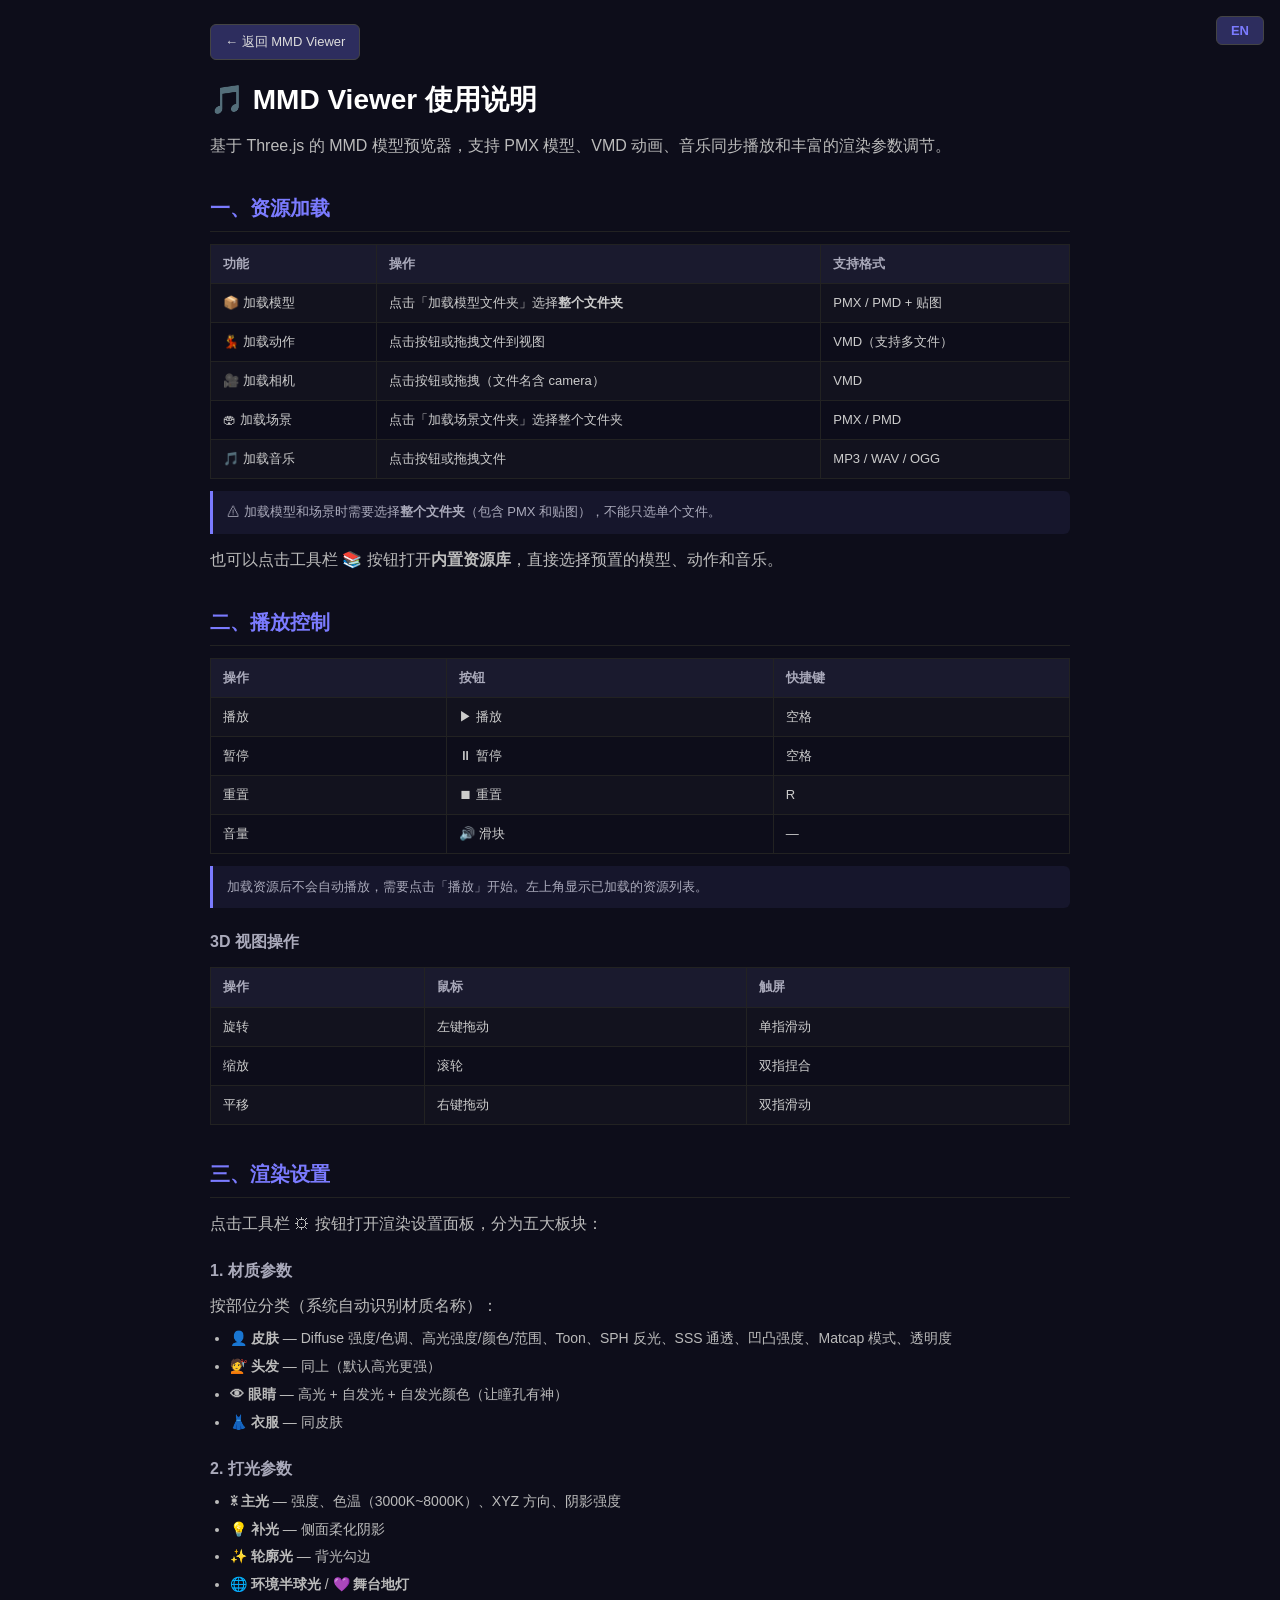
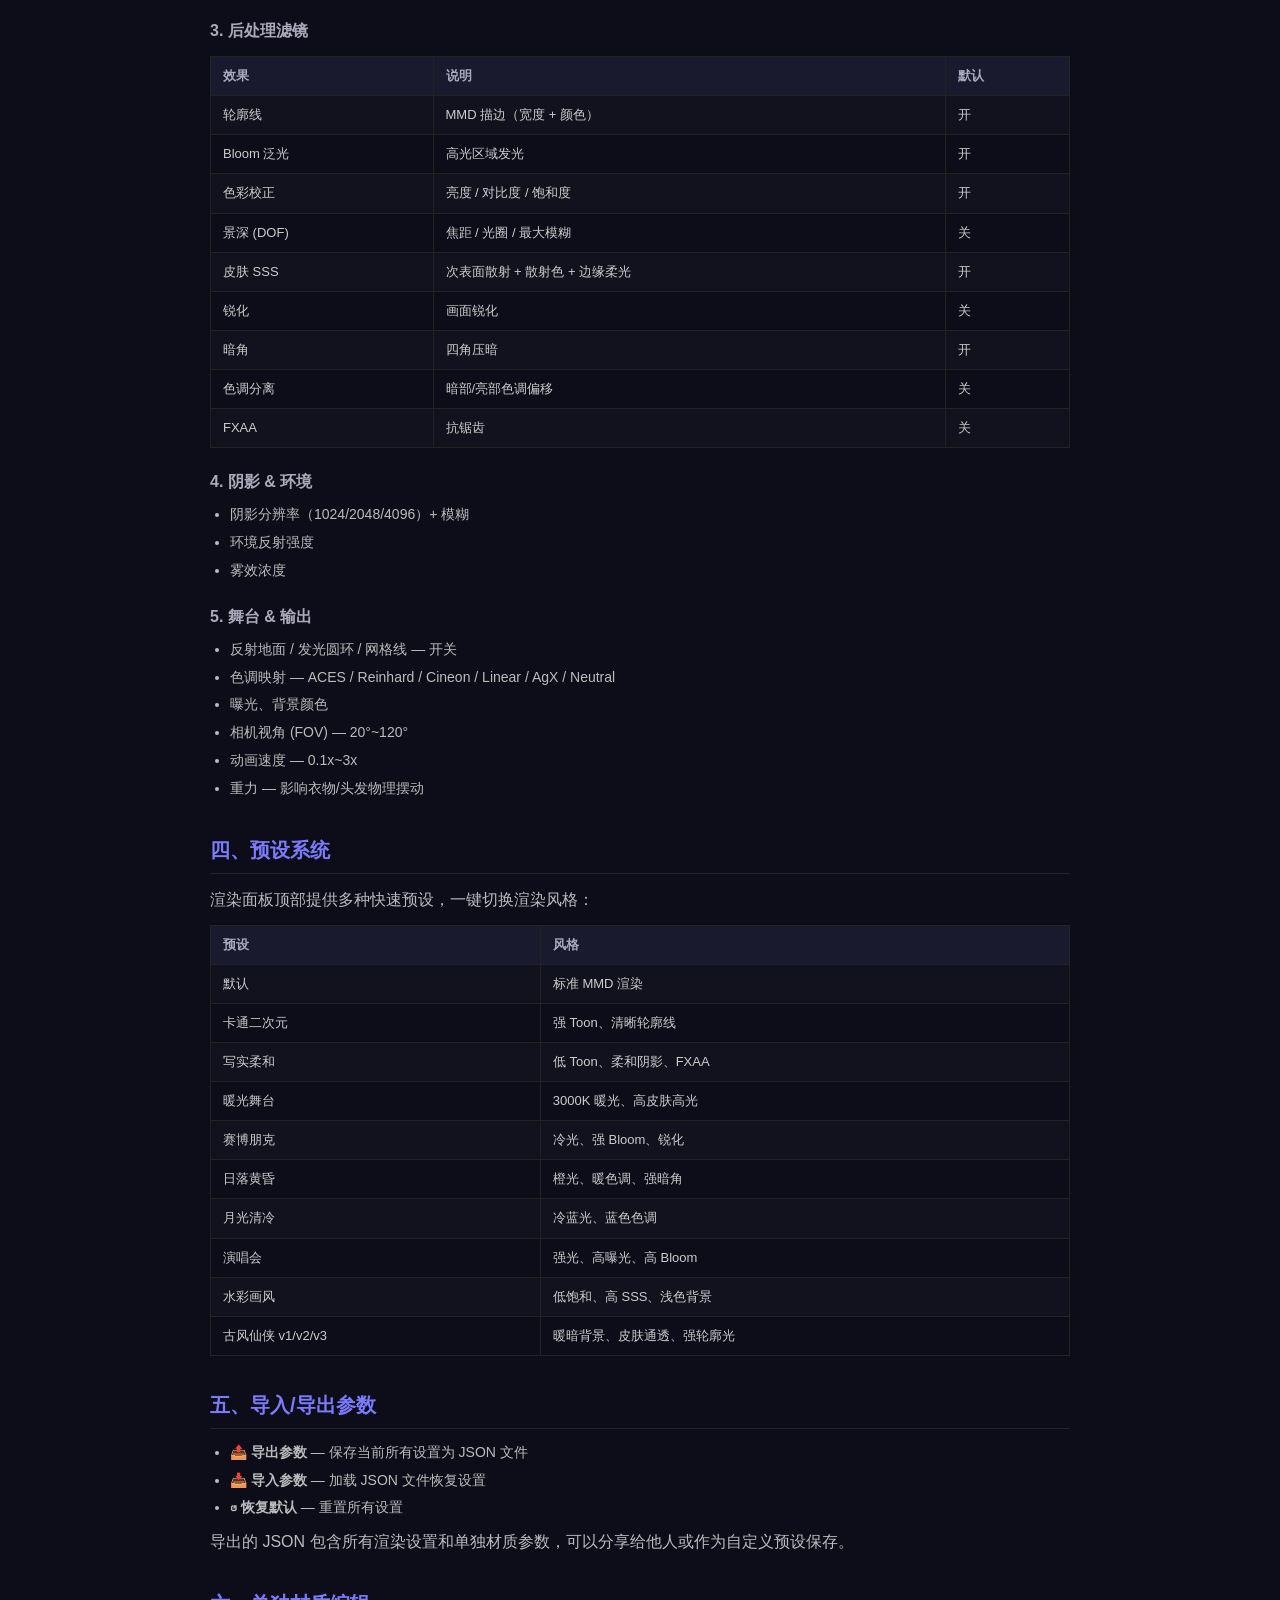
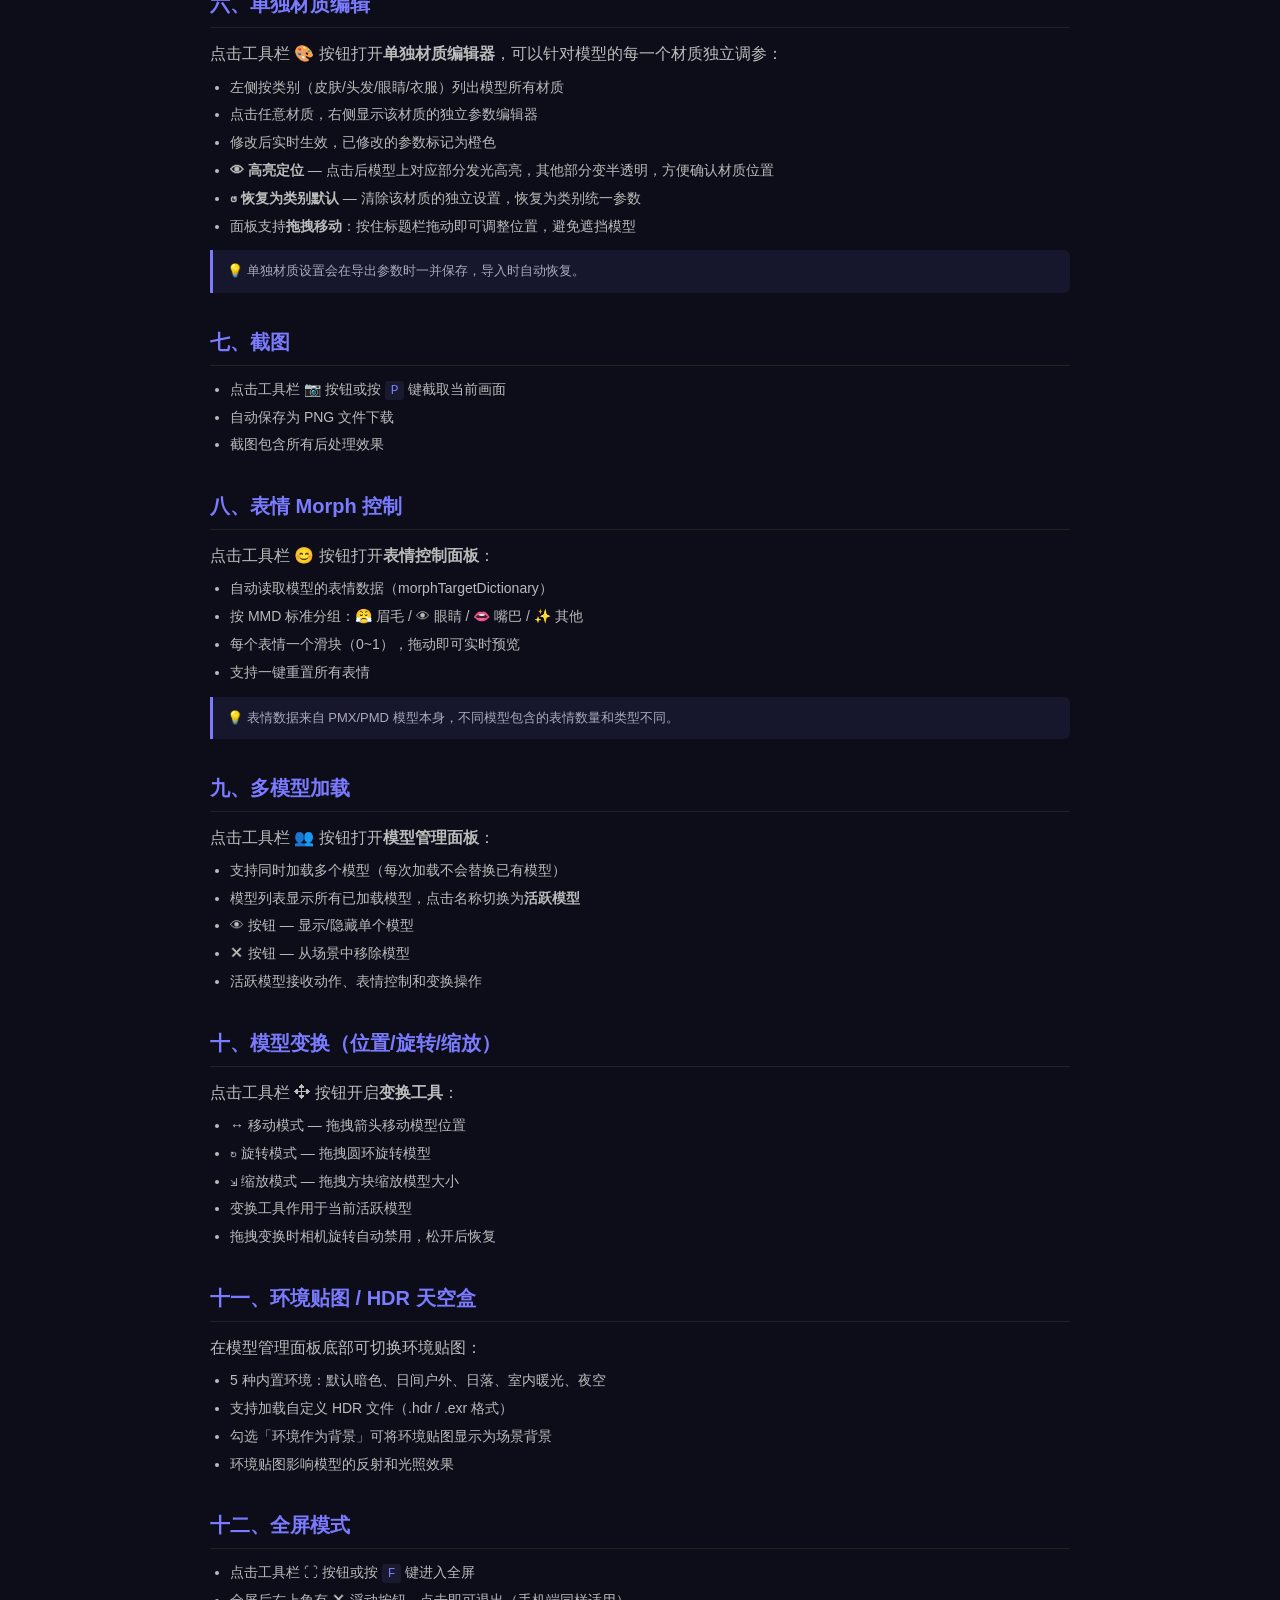
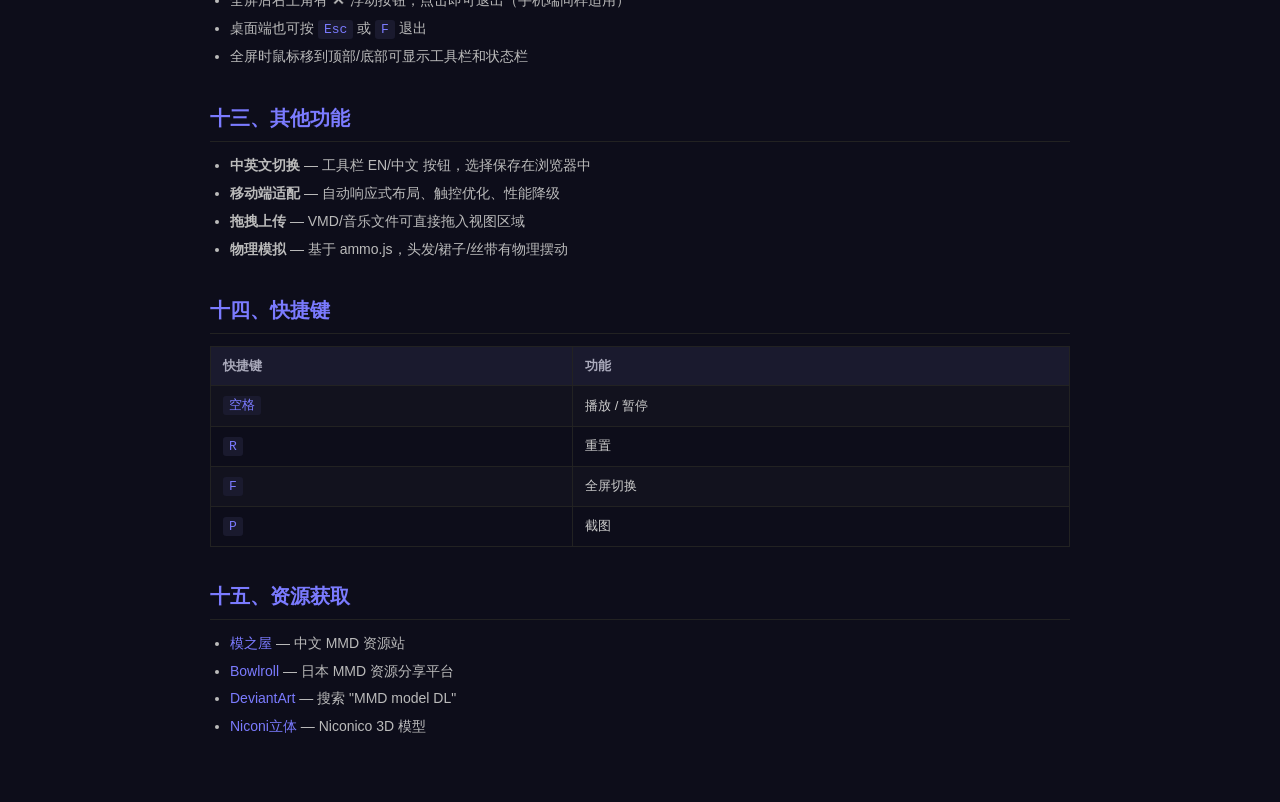
<file: help.html>
<!DOCTYPE html>
<html lang="zh-CN">
<head>
<meta charset="UTF-8">
<meta name="viewport" content="width=device-width, initial-scale=1.0">
<title>MMD Viewer - Help</title>
<style>
*{margin:0;padding:0;box-sizing:border-box}
body{font-family:'Segoe UI','Microsoft YaHei',sans-serif;background:#0d0d1a;color:#ddd;line-height:1.7;padding:0}
.container{max-width:900px;margin:0 auto;padding:24px 20px 60px}
h1{font-size:28px;margin-bottom:8px;color:#fff}
h1 span{font-size:14px;color:#888;margin-left:12px}
h2{font-size:20px;margin:32px 0 12px;color:#7b7bff;border-bottom:1px solid #222;padding-bottom:6px}
h3{font-size:16px;margin:20px 0 8px;color:#aab}
p{margin:8px 0;color:#bbb}
a{color:#7b7bff;text-decoration:none}
a:hover{text-decoration:underline}
table{width:100%;border-collapse:collapse;margin:12px 0}
th,td{padding:8px 12px;border:1px solid #222;text-align:left;font-size:13px}
th{background:#1a1a2e;color:#aab;font-weight:600}
td{color:#ccc}
tr:nth-child(even) td{background:rgba(255,255,255,0.02)}
code{background:#1a1a2e;padding:2px 6px;border-radius:3px;font-size:13px;color:#7b7bff}
.note{background:rgba(123,123,255,0.08);border-left:3px solid #7b7bff;padding:10px 14px;margin:12px 0;border-radius:0 6px 6px 0;font-size:13px;color:#aab}
.lang-btn{position:fixed;top:16px;right:16px;background:#2d2d5e;border:1px solid #444;border-radius:6px;padding:6px 14px;color:#7b7bff;font-weight:700;cursor:pointer;font-size:13px;z-index:10}
.lang-btn:hover{background:#4a4aaa;color:#fff}
.back-btn{display:inline-block;margin-bottom:16px;background:#2d2d5e;border:1px solid #444;border-radius:6px;padding:6px 14px;color:#ddd;font-size:13px;text-decoration:none}
.back-btn:hover{background:#4a4aaa;text-decoration:none}
.en{display:none}
body.lang-en .zh{display:none}
body.lang-en .en{display:block}
body.lang-en .en-inline{display:inline}
body.lang-en .zh-inline{display:none}
body:not(.lang-en) .en-inline{display:none}
body:not(.lang-en) .zh-inline{display:inline}
ul{padding-left:20px;margin:8px 0}
li{margin:4px 0;color:#bbb;font-size:14px}
@media(max-width:600px){.container{padding:16px 12px}h1{font-size:22px}h2{font-size:17px}th,td{padding:6px 8px;font-size:12px}}
</style>
</head>
<body>
<button class="lang-btn" onclick="toggleLang()"><span class="zh-inline">EN</span><span class="en-inline">中文</span></button>
<div class="container">

<a href="/" class="back-btn zh">← 返回 MMD Viewer</a>
<a href="/" class="back-btn en">← Back to MMD Viewer</a>

<!-- ═══ 中文 ═══ -->
<div class="zh">
<h1>🎵 MMD Viewer 使用说明</h1>
<p>基于 Three.js 的 MMD 模型预览器，支持 PMX 模型、VMD 动画、音乐同步播放和丰富的渲染参数调节。</p>

<h2>一、资源加载</h2>
<table>
<tr><th>功能</th><th>操作</th><th>支持格式</th></tr>
<tr><td>📦 加载模型</td><td>点击「加载模型文件夹」选择<b>整个文件夹</b></td><td>PMX / PMD + 贴图</td></tr>
<tr><td>💃 加载动作</td><td>点击按钮或拖拽文件到视图</td><td>VMD（支持多文件）</td></tr>
<tr><td>🎥 加载相机</td><td>点击按钮或拖拽（文件名含 camera）</td><td>VMD</td></tr>
<tr><td>🏟 加载场景</td><td>点击「加载场景文件夹」选择整个文件夹</td><td>PMX / PMD</td></tr>
<tr><td>🎵 加载音乐</td><td>点击按钮或拖拽文件</td><td>MP3 / WAV / OGG</td></tr>
</table>
<div class="note">⚠ 加载模型和场景时需要选择<b>整个文件夹</b>（包含 PMX 和贴图），不能只选单个文件。</div>
<p>也可以点击工具栏 📚 按钮打开<b>内置资源库</b>，直接选择预置的模型、动作和音乐。</p>

<h2>二、播放控制</h2>
<table>
<tr><th>操作</th><th>按钮</th><th>快捷键</th></tr>
<tr><td>播放</td><td>▶ 播放</td><td>空格</td></tr>
<tr><td>暂停</td><td>⏸ 暂停</td><td>空格</td></tr>
<tr><td>重置</td><td>⏹ 重置</td><td>R</td></tr>
<tr><td>音量</td><td>🔊 滑块</td><td>—</td></tr>
</table>
<div class="note">加载资源后不会自动播放，需要点击「播放」开始。左上角显示已加载的资源列表。</div>

<h3>3D 视图操作</h3>
<table>
<tr><th>操作</th><th>鼠标</th><th>触屏</th></tr>
<tr><td>旋转</td><td>左键拖动</td><td>单指滑动</td></tr>
<tr><td>缩放</td><td>滚轮</td><td>双指捏合</td></tr>
<tr><td>平移</td><td>右键拖动</td><td>双指滑动</td></tr>
</table>

<h2>三、渲染设置</h2>
<p>点击工具栏 ⚙ 按钮打开渲染设置面板，分为五大板块：</p>

<h3>1. 材质参数</h3>
<p>按部位分类（系统自动识别材质名称）：</p>
<ul>
<li><b>👤 皮肤</b> — Diffuse 强度/色调、高光强度/颜色/范围、Toon、SPH 反光、SSS 通透、凹凸强度、Matcap 模式、透明度</li>
<li><b>💇 头发</b> — 同上（默认高光更强）</li>
<li><b>👁 眼睛</b> — 高光 + 自发光 + 自发光颜色（让瞳孔有神）</li>
<li><b>👗 衣服</b> — 同皮肤</li>
</ul>

<h3>2. 打光参数</h3>
<ul>
<li><b>☀ 主光</b> — 强度、色温（3000K~8000K）、XYZ 方向、阴影强度</li>
<li><b>💡 补光</b> — 侧面柔化阴影</li>
<li><b>✨ 轮廓光</b> — 背光勾边</li>
<li><b>🌐 环境半球光</b> / <b>💜 舞台地灯</b></li>
</ul>

<h3>3. 后处理滤镜</h3>
<table>
<tr><th>效果</th><th>说明</th><th>默认</th></tr>
<tr><td>轮廓线</td><td>MMD 描边（宽度 + 颜色）</td><td>开</td></tr>
<tr><td>Bloom 泛光</td><td>高光区域发光</td><td>开</td></tr>
<tr><td>色彩校正</td><td>亮度 / 对比度 / 饱和度</td><td>开</td></tr>
<tr><td>景深 (DOF)</td><td>焦距 / 光圈 / 最大模糊</td><td>关</td></tr>
<tr><td>皮肤 SSS</td><td>次表面散射 + 散射色 + 边缘柔光</td><td>开</td></tr>
<tr><td>锐化</td><td>画面锐化</td><td>关</td></tr>
<tr><td>暗角</td><td>四角压暗</td><td>开</td></tr>
<tr><td>色调分离</td><td>暗部/亮部色调偏移</td><td>关</td></tr>
<tr><td>FXAA</td><td>抗锯齿</td><td>关</td></tr>
</table>

<h3>4. 阴影 & 环境</h3>
<ul>
<li>阴影分辨率（1024/2048/4096）+ 模糊</li>
<li>环境反射强度</li>
<li>雾效浓度</li>
</ul>

<h3>5. 舞台 & 输出</h3>
<ul>
<li>反射地面 / 发光圆环 / 网格线 — 开关</li>
<li>色调映射 — ACES / Reinhard / Cineon / Linear / AgX / Neutral</li>
<li>曝光、背景颜色</li>
<li>相机视角 (FOV) — 20°~120°</li>
<li>动画速度 — 0.1x~3x</li>
<li>重力 — 影响衣物/头发物理摆动</li>
</ul>

<h2>四、预设系统</h2>
<p>渲染面板顶部提供多种快速预设，一键切换渲染风格：</p>
<table>
<tr><th>预设</th><th>风格</th></tr>
<tr><td>默认</td><td>标准 MMD 渲染</td></tr>
<tr><td>卡通二次元</td><td>强 Toon、清晰轮廓线</td></tr>
<tr><td>写实柔和</td><td>低 Toon、柔和阴影、FXAA</td></tr>
<tr><td>暖光舞台</td><td>3000K 暖光、高皮肤高光</td></tr>
<tr><td>赛博朋克</td><td>冷光、强 Bloom、锐化</td></tr>
<tr><td>日落黄昏</td><td>橙光、暖色调、强暗角</td></tr>
<tr><td>月光清冷</td><td>冷蓝光、蓝色色调</td></tr>
<tr><td>演唱会</td><td>强光、高曝光、高 Bloom</td></tr>
<tr><td>水彩画风</td><td>低饱和、高 SSS、浅色背景</td></tr>
<tr><td>古风仙侠 v1/v2/v3</td><td>暖暗背景、皮肤通透、强轮廓光</td></tr>
</table>

<h2>五、导入/导出参数</h2>
<ul>
<li><b>📤 导出参数</b> — 保存当前所有设置为 JSON 文件</li>
<li><b>📥 导入参数</b> — 加载 JSON 文件恢复设置</li>
<li><b>↺ 恢复默认</b> — 重置所有设置</li>
</ul>
<p>导出的 JSON 包含所有渲染设置和单独材质参数，可以分享给他人或作为自定义预设保存。</p>

<h2>六、单独材质编辑</h2>
<p>点击工具栏 🎨 按钮打开<b>单独材质编辑器</b>，可以针对模型的每一个材质独立调参：</p>
<ul>
<li>左侧按类别（皮肤/头发/眼睛/衣服）列出模型所有材质</li>
<li>点击任意材质，右侧显示该材质的独立参数编辑器</li>
<li>修改后实时生效，已修改的参数标记为橙色</li>
<li><b>👁 高亮定位</b> — 点击后模型上对应部分发光高亮，其他部分变半透明，方便确认材质位置</li>
<li><b>↺ 恢复为类别默认</b> — 清除该材质的独立设置，恢复为类别统一参数</li>
<li>面板支持<b>拖拽移动</b>：按住标题栏拖动即可调整位置，避免遮挡模型</li>
</ul>
<div class="note">💡 单独材质设置会在导出参数时一并保存，导入时自动恢复。</div>

<h2>七、截图</h2>
<ul>
<li>点击工具栏 📷 按钮或按 <code>P</code> 键截取当前画面</li>
<li>自动保存为 PNG 文件下载</li>
<li>截图包含所有后处理效果</li>
</ul>

<h2>八、表情 Morph 控制</h2>
<p>点击工具栏 😊 按钮打开<b>表情控制面板</b>：</p>
<ul>
<li>自动读取模型的表情数据（morphTargetDictionary）</li>
<li>按 MMD 标准分组：😤 眉毛 / 👁 眼睛 / 👄 嘴巴 / ✨ 其他</li>
<li>每个表情一个滑块（0~1），拖动即可实时预览</li>
<li>支持一键重置所有表情</li>
</ul>
<div class="note">💡 表情数据来自 PMX/PMD 模型本身，不同模型包含的表情数量和类型不同。</div>

<h2>九、多模型加载</h2>
<p>点击工具栏 👥 按钮打开<b>模型管理面板</b>：</p>
<ul>
<li>支持同时加载多个模型（每次加载不会替换已有模型）</li>
<li>模型列表显示所有已加载模型，点击名称切换为<b>活跃模型</b></li>
<li>👁 按钮 — 显示/隐藏单个模型</li>
<li>✕ 按钮 — 从场景中移除模型</li>
<li>活跃模型接收动作、表情控制和变换操作</li>
</ul>

<h2>十、模型变换（位置/旋转/缩放）</h2>
<p>点击工具栏 ✥ 按钮开启<b>变换工具</b>：</p>
<ul>
<li>↔ 移动模式 — 拖拽箭头移动模型位置</li>
<li>↻ 旋转模式 — 拖拽圆环旋转模型</li>
<li>⇲ 缩放模式 — 拖拽方块缩放模型大小</li>
<li>变换工具作用于当前活跃模型</li>
<li>拖拽变换时相机旋转自动禁用，松开后恢复</li>
</ul>

<h2>十一、环境贴图 / HDR 天空盒</h2>
<p>在模型管理面板底部可切换环境贴图：</p>
<ul>
<li>5 种内置环境：默认暗色、日间户外、日落、室内暖光、夜空</li>
<li>支持加载自定义 HDR 文件（.hdr / .exr 格式）</li>
<li>勾选「环境作为背景」可将环境贴图显示为场景背景</li>
<li>环境贴图影响模型的反射和光照效果</li>
</ul>

<h2>十二、全屏模式</h2>
<ul>
<li>点击工具栏 ⛶ 按钮或按 <code>F</code> 键进入全屏</li>
<li>全屏后右上角有 ✕ 浮动按钮，点击即可退出（手机端同样适用）</li>
<li>桌面端也可按 <code>Esc</code> 或 <code>F</code> 退出</li>
<li>全屏时鼠标移到顶部/底部可显示工具栏和状态栏</li>
</ul>

<h2>十三、其他功能</h2>
<ul>
<li><b>中英文切换</b> — 工具栏 EN/中文 按钮，选择保存在浏览器中</li>
<li><b>移动端适配</b> — 自动响应式布局、触控优化、性能降级</li>
<li><b>拖拽上传</b> — VMD/音乐文件可直接拖入视图区域</li>
<li><b>物理模拟</b> — 基于 ammo.js，头发/裙子/丝带有物理摆动</li>
</ul>

<h2>十四、快捷键</h2>
<table>
<tr><th>快捷键</th><th>功能</th></tr>
<tr><td><code>空格</code></td><td>播放 / 暂停</td></tr>
<tr><td><code>R</code></td><td>重置</td></tr>
<tr><td><code>F</code></td><td>全屏切换</td></tr>
<tr><td><code>P</code></td><td>截图</td></tr>
</table>

<h2>十五、资源获取</h2>
<ul>
<li><a href="https://www.aplaybox.com/" target="_blank">模之屋</a> — 中文 MMD 资源站</li>
<li><a href="https://bowlroll.net/" target="_blank">Bowlroll</a> — 日本 MMD 资源分享平台</li>
<li><a href="https://www.deviantart.com/" target="_blank">DeviantArt</a> — 搜索 "MMD model DL"</li>
<li><a href="https://3d.nicovideo.jp/" target="_blank">Niconi立体</a> — Niconico 3D 模型</li>
</ul>
</div>

<!-- ═══ English ═══ -->
<div class="en">
<h1>🎵 MMD Viewer User Guide</h1>
<p>A Three.js-based MMD model viewer with PMX model loading, VMD animation, music sync, and rich render parameter controls.</p>

<h2>1. Loading Resources</h2>
<table>
<tr><th>Feature</th><th>How</th><th>Formats</th></tr>
<tr><td>📦 Model</td><td>Click "Load Model Folder" and select the <b>entire folder</b></td><td>PMX / PMD + textures</td></tr>
<tr><td>💃 Motion</td><td>Click button or drag & drop</td><td>VMD (multi-file)</td></tr>
<tr><td>🎥 Camera</td><td>Click button or drag (filename contains "camera")</td><td>VMD</td></tr>
<tr><td>🏟 Stage</td><td>Click "Load Stage Folder" and select the entire folder</td><td>PMX / PMD</td></tr>
<tr><td>🎵 Audio</td><td>Click button or drag & drop</td><td>MP3 / WAV / OGG</td></tr>
</table>
<div class="note">⚠ Models and stages require selecting the <b>entire folder</b> (with PMX + textures), not just a single file.</div>
<p>You can also click the 📚 button to open the <b>Built-in Library</b> with pre-loaded models, motions, and music.</p>

<h2>2. Playback Controls</h2>
<table>
<tr><th>Action</th><th>Button</th><th>Shortcut</th></tr>
<tr><td>Play</td><td>▶ Play</td><td>Space</td></tr>
<tr><td>Pause</td><td>⏸ Pause</td><td>Space</td></tr>
<tr><td>Reset</td><td>⏹ Reset</td><td>R</td></tr>
<tr><td>Volume</td><td>🔊 Slider</td><td>—</td></tr>
</table>
<div class="note">Resources don't auto-play after loading. Click "Play" to start. The top-left overlay shows loaded resources.</div>

<h3>3D Viewport</h3>
<table>
<tr><th>Action</th><th>Mouse</th><th>Touch</th></tr>
<tr><td>Rotate</td><td>Left-click drag</td><td>One finger</td></tr>
<tr><td>Zoom</td><td>Scroll wheel</td><td>Pinch</td></tr>
<tr><td>Pan</td><td>Right-click drag</td><td>Two fingers</td></tr>
</table>

<h2>3. Render Settings</h2>
<p>Click the ⚙ button to open the render settings panel with 5 sections:</p>

<h3>3.1 Material Parameters</h3>
<p>Auto-classified by material name (supports Chinese, Japanese, English):</p>
<ul>
<li><b>👤 Skin</b> — Diffuse intensity/tint, specular intensity/color/range, Toon, SPH, SSS, bump, matcap mode, opacity</li>
<li><b>💇 Hair</b> — Same as skin (higher specular defaults)</li>
<li><b>👁 Eyes</b> — Specular + self-illumination + emissive color</li>
<li><b>👗 Clothes</b> — Same as skin</li>
</ul>

<h3>3.2 Lighting</h3>
<ul>
<li><b>☀ Key Light</b> — Intensity, color temp (3000K~8000K), XYZ direction, shadow</li>
<li><b>💡 Fill Light</b> — Side fill to soften shadows</li>
<li><b>✨ Rim Light</b> — Backlight edge glow</li>
<li><b>🌐 Hemisphere</b> / <b>💜 Stage Light</b></li>
</ul>

<h3>3.3 Post-Processing</h3>
<table>
<tr><th>Effect</th><th>Description</th><th>Default</th></tr>
<tr><td>Outline</td><td>MMD edge lines (width + color)</td><td>On</td></tr>
<tr><td>Bloom</td><td>Highlight glow</td><td>On</td></tr>
<tr><td>Color Correction</td><td>Brightness / Contrast / Saturation</td><td>On</td></tr>
<tr><td>Depth of Field</td><td>Focus / Aperture / Max blur</td><td>Off</td></tr>
<tr><td>Skin SSS</td><td>Subsurface scattering + scatter color + edge glow</td><td>On</td></tr>
<tr><td>Sharpen</td><td>Image sharpening</td><td>Off</td></tr>
<tr><td>Vignette</td><td>Edge darkening</td><td>On</td></tr>
<tr><td>Tone Split</td><td>Shadow/highlight color shift</td><td>Off</td></tr>
<tr><td>FXAA</td><td>Anti-aliasing</td><td>Off</td></tr>
</table>

<h3>3.4 Shadow & Environment</h3>
<ul>
<li>Shadow resolution (1024/2048/4096) + blur</li>
<li>Environment reflection intensity</li>
<li>Fog density</li>
</ul>

<h3>3.5 Stage & Output</h3>
<ul>
<li>Reflective ground / Glow ring / Grid — toggles</li>
<li>Tone mapping — ACES / Reinhard / Cineon / Linear / AgX / Neutral</li>
<li>Exposure, background color</li>
<li>Camera FOV — 20°~120°</li>
<li>Animation speed — 0.1x~3x</li>
<li>Gravity — affects cloth/hair physics</li>
</ul>

<h2>4. Presets</h2>
<p>Quick presets at the top of the render panel:</p>
<table>
<tr><th>Preset</th><th>Style</th></tr>
<tr><td>Default</td><td>Standard MMD rendering</td></tr>
<tr><td>Anime Toon</td><td>Strong Toon, clear outlines</td></tr>
<tr><td>Soft Realistic</td><td>Low Toon, soft shadows, FXAA</td></tr>
<tr><td>Warm Stage</td><td>3000K warm light, high skin specular</td></tr>
<tr><td>Cyberpunk</td><td>Cool light, strong Bloom, sharpen</td></tr>
<tr><td>Sunset</td><td>Orange light, warm tones, strong vignette</td></tr>
<tr><td>Moonlight</td><td>Cool blue light</td></tr>
<tr><td>Concert</td><td>Strong light, high exposure</td></tr>
<tr><td>Watercolor</td><td>Low saturation, high SSS, light background</td></tr>
<tr><td>Chinese Fantasy v1/v2/v3</td><td>Warm dark background, translucent skin, strong rim light</td></tr>
</table>

<h2>5. Import / Export</h2>
<ul>
<li><b>📤 Export</b> — Save all settings as JSON file</li>
<li><b>📥 Import</b> — Load JSON file to restore settings</li>
<li><b>↺ Reset</b> — Reset all settings to default</li>
</ul>
<p>Exported JSON files include all render settings and per-material overrides. They can be shared with others or saved as custom presets.</p>

<h2>6. Per-Material Editor</h2>
<p>Click the 🎨 button in the toolbar to open the <b>Per-Material Editor</b>, allowing independent parameter control for each material:</p>
<ul>
<li>Left panel lists all materials grouped by category (Skin/Hair/Eyes/Clothes)</li>
<li>Click any material to edit its individual parameters on the right</li>
<li>Changes apply in real-time; overridden parameters are marked in orange</li>
<li><b>👁 Highlight</b> — Highlights the selected material on the model (glows blue) while dimming everything else, so you can see exactly where it is</li>
<li><b>↺ Reset to Category</b> — Clears individual overrides, reverts to category defaults</li>
<li>Panel is <b>draggable</b>: hold the title bar and drag to reposition, avoiding model obstruction</li>
</ul>
<div class="note">💡 Per-material settings are included when exporting parameters and restored on import.</div>

<h2>7. Screenshot</h2>
<ul>
<li>Click the 📷 button or press <code>P</code> to capture the current frame</li>
<li>Automatically downloads as a PNG file</li>
<li>Screenshot includes all post-processing effects</li>
</ul>

<h2>8. Morph / Expression Controls</h2>
<p>Click the 😊 button to open the <b>Morph Control Panel</b>:</p>
<ul>
<li>Automatically reads morph data from the model (morphTargetDictionary)</li>
<li>Grouped by MMD standard: 😤 Eyebrow / 👁 Eyes / 👄 Mouth / ✨ Other</li>
<li>Each morph has a slider (0~1) for real-time preview</li>
<li>Reset All button to clear all morphs</li>
</ul>
<div class="note">💡 Morph data comes from the PMX/PMD model itself. Different models have different morphs.</div>

<h2>9. Multi-Model Loading</h2>
<p>Click the 👥 button to open the <b>Model Manager Panel</b>:</p>
<ul>
<li>Load multiple models simultaneously (new models are added, not replaced)</li>
<li>Model list shows all loaded models; click a name to set it as <b>active</b></li>
<li>👁 button — show/hide individual models</li>
<li>✕ button — remove a model from the scene</li>
<li>The active model receives motion, morph, and transform operations</li>
</ul>

<h2>10. Model Transform (Position/Rotation/Scale)</h2>
<p>Click the ✥ button to enable <b>Transform Controls</b>:</p>
<ul>
<li>↔ Translate mode — drag arrows to move the model</li>
<li>↻ Rotate mode — drag rings to rotate the model</li>
<li>⇲ Scale mode — drag handles to resize the model</li>
<li>Transform applies to the currently active model</li>
<li>Camera orbit is disabled while dragging, restored on release</li>
</ul>

<h2>11. Environment Map / HDR Skybox</h2>
<p>At the bottom of the Model Manager panel, you can switch environment maps:</p>
<ul>
<li>5 built-in environments: Default Dark, Daylight Outdoor, Sunset, Indoor Warm, Night Sky</li>
<li>Load custom HDR files (.hdr / .exr format)</li>
<li>Check "Environment as Background" to display the env map as scene background</li>
<li>Environment maps affect model reflections and lighting</li>
</ul>

<h2>12. Fullscreen Mode</h2>
<ul>
<li>Click the ⛶ button or press <code>F</code> to enter fullscreen</li>
<li>A floating ✕ button appears in the top-right corner to exit (works on mobile too)</li>
<li>On desktop, you can also press <code>Esc</code> or <code>F</code> to exit</li>
<li>In fullscreen, move mouse to top/bottom edges to reveal toolbar and status bar</li>
</ul>

<h2>13. Other Features</h2>
<ul>
<li><b>Language</b> — EN/中文 toggle in toolbar, saved in browser</li>
<li><b>Mobile</b> — Responsive layout, touch-friendly, auto quality reduction</li>
<li><b>Drag & Drop</b> — VMD/audio files can be dropped onto the viewport</li>
<li><b>Physics</b> — ammo.js powered hair/skirt/ribbon simulation</li>
</ul>

<h2>14. Keyboard Shortcuts</h2>
<table>
<tr><th>Key</th><th>Action</th></tr>
<tr><td><code>Space</code></td><td>Play / Pause</td></tr>
<tr><td><code>R</code></td><td>Reset</td></tr>
<tr><td><code>F</code></td><td>Toggle Fullscreen</td></tr>
<tr><td><code>P</code></td><td>Screenshot</td></tr>
</table>

<h2>15. Resource Sites</h2>
<ul>
<li><a href="https://www.aplaybox.com/" target="_blank">Aplaybox</a> — Chinese MMD resource site</li>
<li><a href="https://bowlroll.net/" target="_blank">Bowlroll</a> — Japanese MMD sharing platform</li>
<li><a href="https://www.deviantart.com/" target="_blank">DeviantArt</a> — Search "MMD model DL"</li>
<li><a href="https://3d.nicovideo.jp/" target="_blank">Niconi 3D</a> — Niconico 3D models</li>
</ul>
</div>

</div>
<script>
function toggleLang(){document.body.classList.toggle('lang-en');localStorage.setItem('help-lang',document.body.classList.contains('lang-en')?'en':'zh')}
if(localStorage.getItem('help-lang')==='en')document.body.classList.add('lang-en');
</script>
</body>
</html>
</file>
